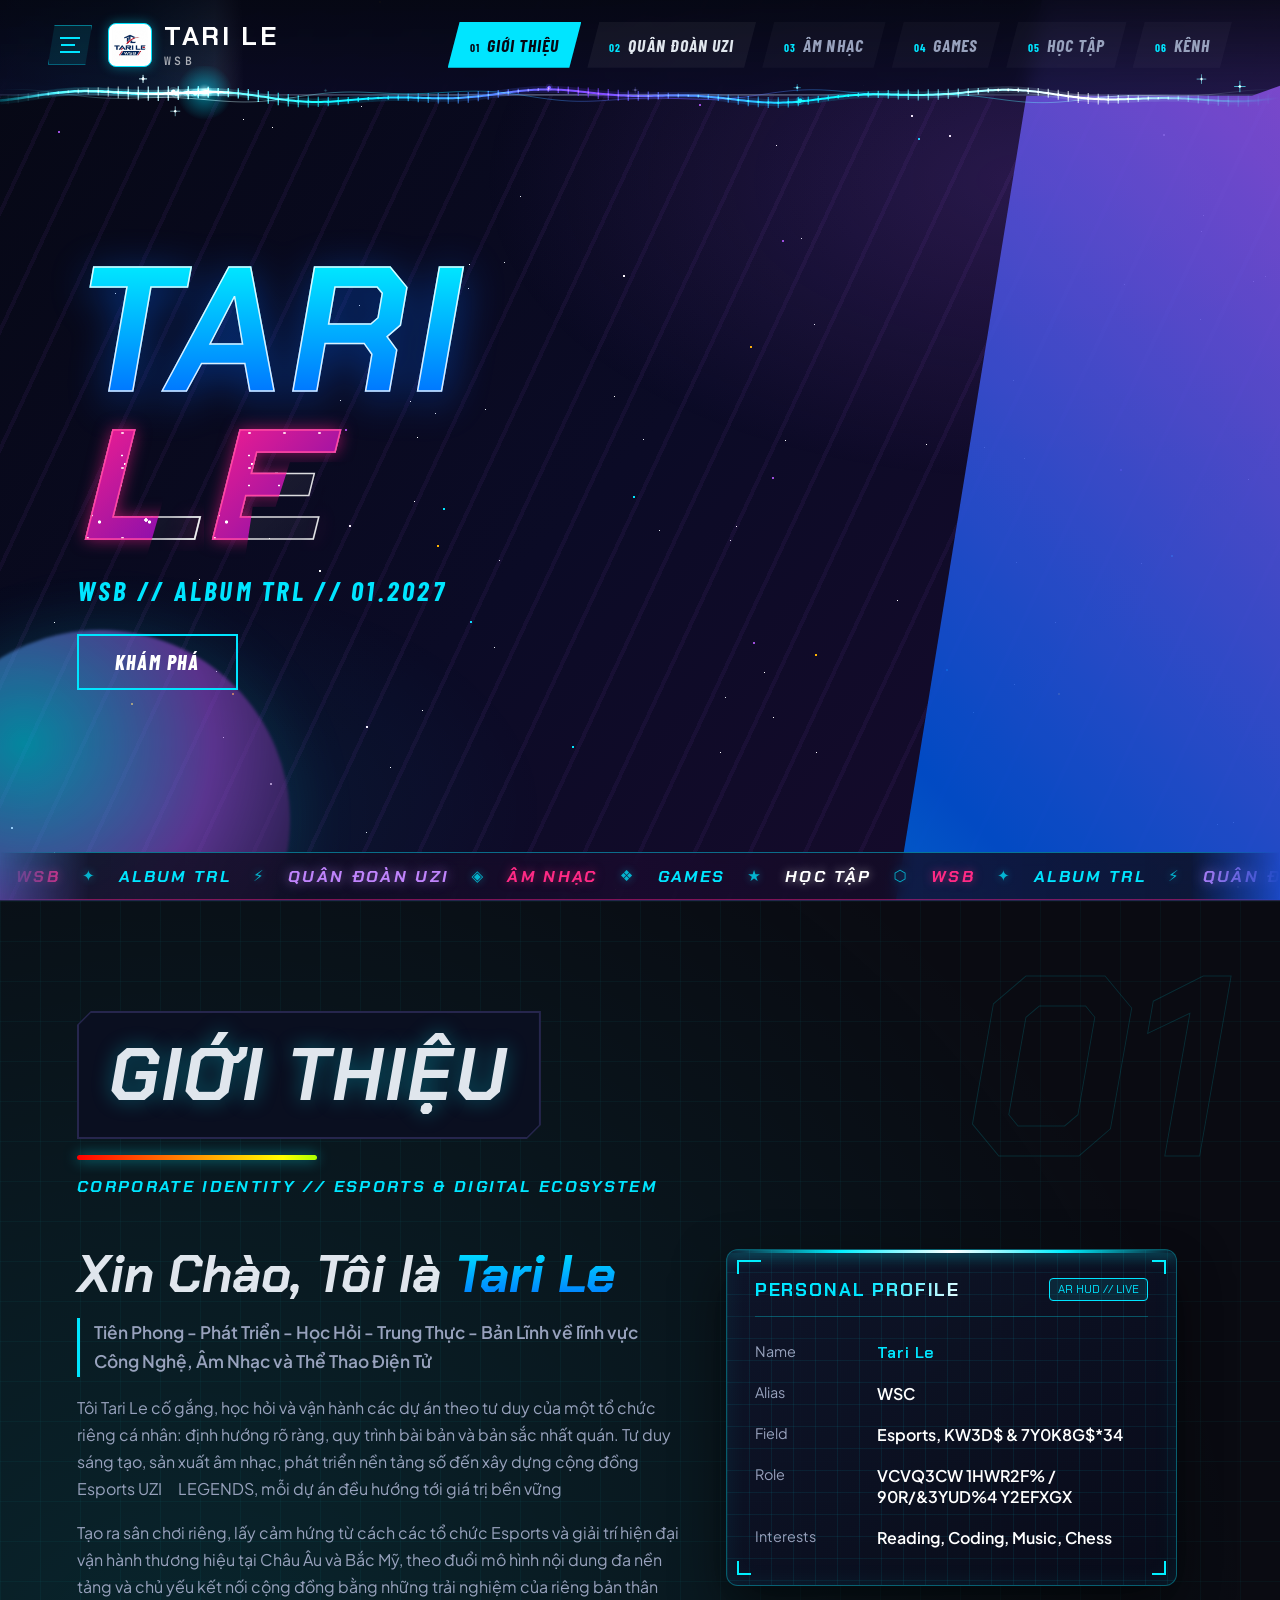
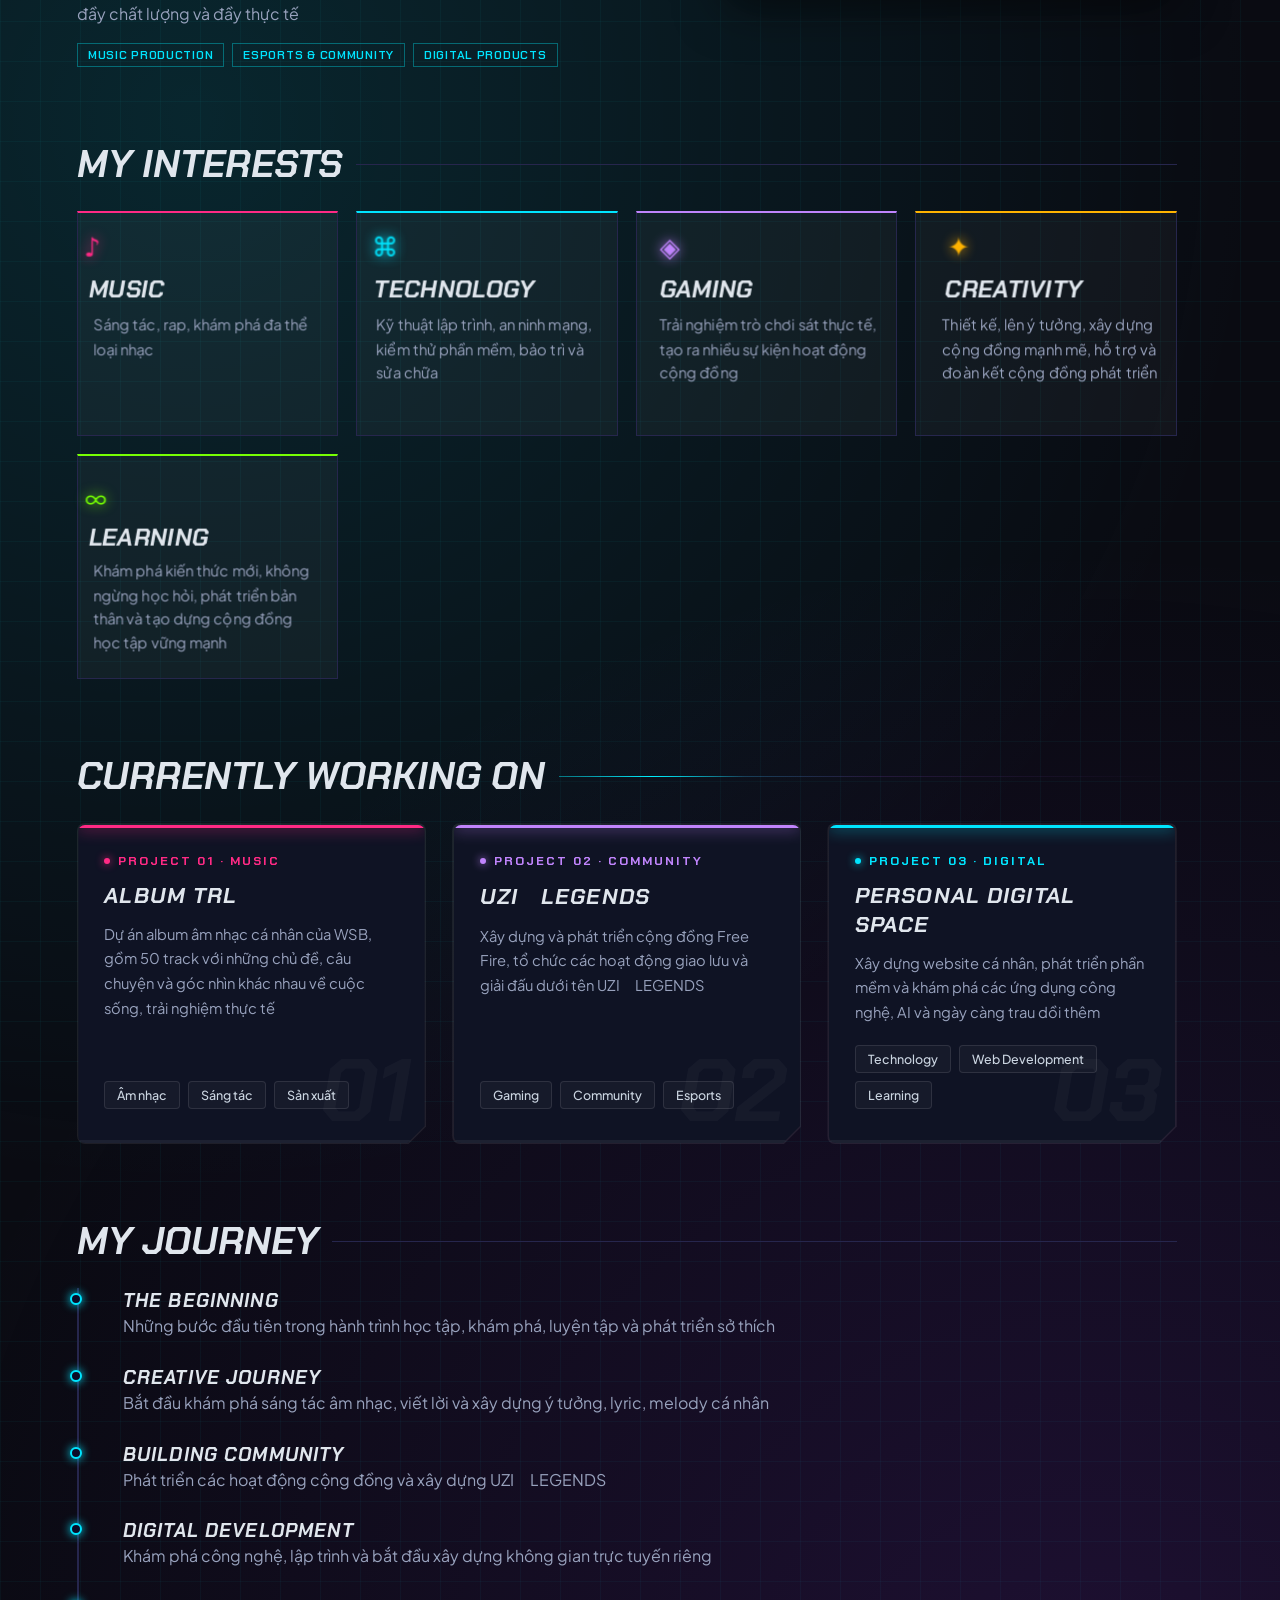
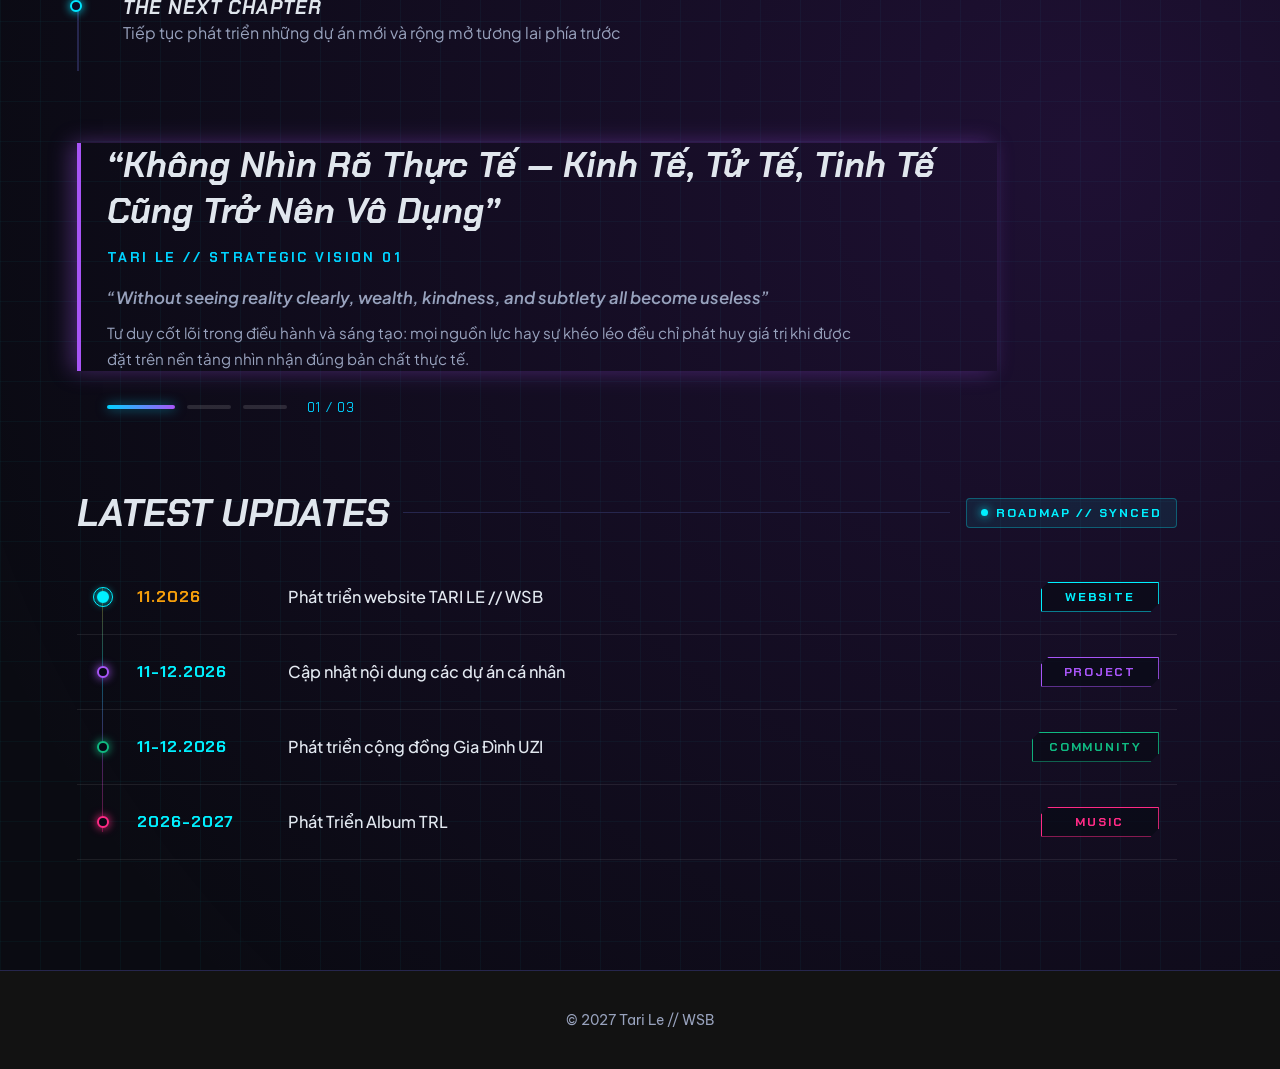
<file: index.html>
<!DOCTYPE html>
<html lang="vi">
<head>
<meta charset="utf-8">
<meta name="viewport" content="width=device-width, initial-scale=1, viewport-fit=cover">
<title>TARI LE // WSB</title>
<link rel="icon" type="image/jpeg" href="logo-tari%20le.jpg">
<link rel="apple-touch-icon" href="logo-tari%20le.jpg">
<link rel="preconnect" href="https://fonts.googleapis.com">
<link href="https://fonts.googleapis.com/css2?family=Barlow+Condensed:ital,wght@1,700;1,800&family=Be+Vietnam+Pro:wght@400;500&family=Chakra+Petch:ital,wght@0,600;0,700;1,700&family=Plus+Jakarta+Sans:wght@400;500;600;700&family=Orbitron:wght@800&family=JetBrains+Mono:wght@600&display=swap" rel="stylesheet">
<link rel="stylesheet" href="style.css">
</head>
<body id="top">
<script src="navbar.js"></script>

<div class="stars" id="st1" aria-hidden="true"></div>
<div class="stars s2" id="st2" aria-hidden="true"></div>


<main>
<section class="hero">
  <div class="stripes"></div><div class="slash"></div><div class="planet" aria-hidden="true"></div>
  <h1><span data-text="Tari">Tari</span><span><i data-text="L">L</i><i data-text="E">E</i></span></h1>
  <p class="tag">WSB // Album TRL // 01.2027</p>
  <a class="cta" href="#gioi-thieu">Khám phá</a>
  <div class="marquee" aria-hidden="true"><div>
    <span class="pk">WSB</span><span class="sep">✦</span><span>Album TRL</span><span class="sep">⚡︎</span><span class="pu">Quân Đoàn UZI</span><span class="sep">◈</span><span class="pk">Âm Nhạc</span><span class="sep">❖</span><span>Games</span><span class="sep">★</span><span class="si">Học Tập</span><span class="sep">⬡</span>
    <span class="pk">WSB</span><span class="sep">✦</span><span>Album TRL</span><span class="sep">⚡︎</span><span class="pu">Quân Đoàn UZI</span><span class="sep">◈</span><span class="pk">Âm Nhạc</span><span class="sep">❖</span><span>Games</span><span class="sep">★</span><span class="si">Học Tập</span><span class="sep">⬡</span>
    <span class="pk">WSB</span><span class="sep">✦</span><span>Album TRL</span><span class="sep">⚡︎</span><span class="pu">Quân Đoàn UZI</span><span class="sep">◈</span><span class="pk">Âm Nhạc</span><span class="sep">❖</span><span>Games</span><span class="sep">★</span><span class="si">Học Tập</span><span class="sep">⬡</span>
    <span class="pk">WSB</span><span class="sep">✦</span><span>Album TRL</span><span class="sep">⚡︎</span><span class="pu">Quân Đoàn UZI</span><span class="sep">◈</span><span class="pk">Âm Nhạc</span><span class="sep">❖</span><span>Games</span><span class="sep">★</span><span class="si">Học Tập</span><span class="sep">⬡</span>
  </div></div>
</section>

<section class="s rv about" id="gioi-thieu">
  <div class="n">01</div>
  <div class="title-frame" id="titleFrame"><div class="tf-in"><h2>Giới Thiệu</h2></div></div>
  <div class="rgb-bar" aria-hidden="true"></div>
  <p class="kick">Corporate Identity // Esports &amp; Digital Ecosystem</p>

  <div class="ab-top">
    <div>
      <h3 class="hi">Xin Chào, Tôi là <em>Tari Le</em></h3>
      <p class="lead"> Tiên Phong - Phát Triển - Học Hỏi - Trung Thực - Bản Lĩnh về lĩnh vực Công Nghệ, Âm Nhạc và Thể Thao Điện Tử</p>
      <p>Tôi Tari Le cố gắng, học hỏi và vận hành các dự án theo tư duy của một tổ chức riêng cá nhân: định hướng rõ ràng, quy trình bài bản và bản sắc nhất quán. Tư duy sáng tạo, sản xuất âm nhạc, phát triển nền tảng số đến xây dựng cộng đồng Esports UZI　LEGENDS, mỗi dự án đều hướng tới giá trị bền vững</p>
      <p>Tạo ra sân chơi riêng, lấy cảm hứng từ cách các tổ chức Esports và giải trí hiện đại vận hành thương hiệu tại Châu Âu và Bắc Mỹ, theo đuổi mô hình nội dung đa nền tảng và chủ yếu kết nối cộng đồng bằng những trải nghiệm của riêng bản thân đầy chất lượng và đầy thực tế </p>
      <div class="chips pill"><span>Music Production</span><span>Esports &amp; Community</span><span>Digital Products</span></div>
    </div>
    <div class="ar-wrap" id="arWrap">
      <aside class="ar-card" id="arCard">
        <div class="holo"></div><div class="scan"></div>
        <i class="hud tl"></i><i class="hud tr"></i><i class="hud bl"></i><i class="hud br"></i>
        <div class="ar-head"><h4 class="sc" data-text="Personal Profile">Personal Profile</h4><span>AR HUD // LIVE</span></div>
        <dl>
          <div class="pr"><dt>Name</dt><dd class="hl sc" data-text="Tari Le">Tari Le</dd></div>
          <div class="pr"><dt>Alias</dt><dd class="sc" data-text="WSB">WSB</dd></div>
          <div class="pr"><dt>Field</dt><dd class="sc" data-text="Esports, Music &amp; Technology">Esports, Music &amp; Technology</dd></div>
          <div class="pr"><dt>Role</dt><dd class="sc" data-text="Content Creator / Independent Creator">Content Creator / Independent Creator</dd></div>
          <div class="pr"><dt>Interests</dt><dd class="sc" data-text="Reading, Coding, Music, Chess">Reading, Coding, Music, Chess</dd></div>
        </dl>
      </aside>
    </div>
  </div>

  <h3 class="sub">My Interests</h3>
  <div class="grid ig">
    <article class="card i3d" style="--c:#FF2A85"><i class="ico">♪</i><h4>Music</h4><p>Sáng tác, rap, khám phá đa thể loại nhạc</p></article>
    <article class="card i3d" style="--c:#00E5FF"><i class="ico">⌘</i><h4>Technology</h4><p>Kỹ thuật lập trình, an ninh mạng, kiểm thử phần mềm, bảo trì và sửa chữa</p></article>
    <article class="card i3d" style="--c:#C084FC"><i class="ico">◈</i><h4>Gaming</h4><p>Trải nghiệm trò chơi sát thực tế, tạo ra nhiều sự kiện hoạt động cộng đồng</p></article>
    <article class="card i3d" style="--c:#FFB300"><i class="ico">✦</i><h4>Creativity</h4><p>Thiết kế, lên ý tưởng, xây dựng cộng đồng mạnh mẽ, hỗ trợ và đoàn kết cộng đồng phát triển</p></article>
    <article class="card i3d" style="--c:#76FF03"><i class="ico">∞</i><h4>Learning</h4><p>Khám phá kiến thức mới, không ngừng học hỏi, phát triển bản thân và tạo dựng cộng đồng học tập vững mạnh</p></article>
  </div>

  <h3 class="sub radar">Currently Working On</h3>
  <div class="pj-grid" id="pjGrid">
    <div class="pj" style="--a:#FF2A85;--as:rgba(255,42,133,.16)"><div class="pj-in"><i class="pj-top"></i><b class="pj-num" aria-hidden="true">01</b><div><div class="pj-meta"><i class="dot"></i><span class="dec">Project 01 · Music</span></div><h4>Album TRL</h4><p>Dự án album âm nhạc cá nhân của WSB, gồm 50 track với những chủ đề, câu chuyện và góc nhìn khác nhau về cuộc sống, trải nghiệm thực tế</p></div><div class="pj-tags"><span>Âm nhạc</span><span>Sáng tác</span><span>Sản xuất</span></div><i class="pj-bar"></i></div></div>
    <div class="pj" style="--a:#C084FC;--as:rgba(192,132,252,.16)"><div class="pj-in"><i class="pj-top"></i><b class="pj-num" aria-hidden="true">02</b><div><div class="pj-meta"><i class="dot"></i><span class="dec">Project 02 · Community</span></div><h4>UZI　LEGENDS</h4><p>Xây dựng và phát triển cộng đồng Free Fire, tổ chức các hoạt động giao lưu và giải đấu dưới tên UZI　LEGENDS</p></div><div class="pj-tags"><span>Gaming</span><span>Community</span><span>Esports</span></div><i class="pj-bar"></i></div></div>
    <div class="pj" style="--a:#00E5FF;--as:rgba(0,229,255,.16)"><div class="pj-in"><i class="pj-top"></i><b class="pj-num" aria-hidden="true">03</b><div><div class="pj-meta"><i class="dot"></i><span class="dec">Project 03 · Digital</span></div><h4>Personal Digital Space</h4><p>Xây dựng website cá nhân, phát triển phần mềm và khám phá các ứng dụng công nghệ, AI và ngày càng trau dồi thêm</p></div><div class="pj-tags"><span>Technology</span><span>Web Development</span><span>Learning</span></div><i class="pj-bar"></i></div></div>
  </div>

  <h3 class="sub">My Journey</h3>
  <ol class="tl">
    <li><b>The Beginning</b><span>Những bước đầu tiên trong hành trình học tập, khám phá, luyện tập và phát triển sở thích</span></li>
    <li><b>Creative Journey</b><span>Bắt đầu khám phá sáng tác âm nhạc, viết lời và xây dựng ý tưởng, lyric, melody cá nhân</span></li>
    <li><b>Building Community</b><span>Phát triển các hoạt động cộng đồng và xây dựng UZI　LEGENDS</span></li>
    <li><b>Digital Development</b><span>Khám phá công nghệ, lập trình và bắt đầu xây dựng không gian trực tuyến riêng</span></li>
    <li><b>The Next Chapter</b><span>Tiếp tục phát triển những dự án mới và rộng mở tương lai phía trước</span></li>
  </ol>

  <div class="phil" id="phil">
    <div class="phil-q" id="philQ">
      <blockquote class="pq-main" id="pqMain">“Không Nhìn Rõ Thực Tế — Kinh Tế, Tử Tế, Tinh Tế Cũng Trở Nên Vô Dụng”</blockquote>
      <div class="pq-tag" id="pqTag">Tari Le // Strategic Vision 01</div>
      <p class="pq-sub" id="pqSub">“Without seeing reality clearly, wealth, kindness, and subtlety all become useless”</p>
      <p class="pq-desc" id="pqDesc">Tư duy cốt lõi trong điều hành và sáng tạo: mọi nguồn lực hay sự khéo léo đều chỉ phát huy giá trị khi được đặt trên nền tảng nhìn nhận đúng bản chất thực tế.</p>
    </div>
    <div class="pq-ctl">
      <button class="pq-pill on" type="button" aria-label="Câu triết lý 1"></button>
      <button class="pq-pill" type="button" aria-label="Câu triết lý 2"></button>
      <button class="pq-pill" type="button" aria-label="Câu triết lý 3"></button>
      <span class="pq-cnt" id="pqCnt">01 / 03</span>
    </div>
  </div>

  <div class="up-head">
    <h3 class="sub">Latest Updates</h3>
    <div class="up-live"><span class="up-ld"></span><span>ROADMAP // SYNCED</span></div>
  </div>
  <ul class="up-list">
    <li class="up-row" style="--rc:#00f0ff;--rg:rgba(0,240,255,.12);--dc:#f59e0b">
      <span class="up-node"><i class="up-dot up-on"></i></span>
      <time class="up-date">11.2026</time>
      <span class="up-text">Phát triển website TARI LE // WSB</span>
      <b class="up-badge">WEBSITE</b>
    </li>
    <li class="up-row" style="--rc:#a855f7;--rg:rgba(168,85,247,.12);--dc:#00f0ff">
      <span class="up-node"><i class="up-dot"></i></span>
      <time class="up-date">11-12.2026</time>
      <span class="up-text">Cập nhật nội dung các dự án cá nhân</span>
      <b class="up-badge">PROJECT</b>
    </li>
    <li class="up-row" style="--rc:#10b981;--rg:rgba(16,185,129,.12);--dc:#00f0ff">
      <span class="up-node"><i class="up-dot"></i></span>
      <time class="up-date">11-12.2026</time>
      <span class="up-text">Phát triển cộng đồng Gia Đình UZI</span>
      <b class="up-badge">COMMUNITY</b>
    </li>
    <li class="up-row" style="--rc:#ff2a85;--rg:rgba(255,42,133,.12);--dc:#00f0ff">
      <span class="up-node"><i class="up-dot"></i></span>
      <time class="up-date">2026-2027</time>
      <span class="up-text">Phát Triển Album TRL</span>
      <b class="up-badge">MUSIC</b>
    </li>
  </ul>

</section>
<section class="s rv" id="am-nhac" hidden><div class="n">03</div><h2>Âm Nhạc</h2><p>Album TRL của Tari Le // WSB sẽ có mặt tại đây.</p></section>
<section class="s rv" id="games" hidden><div class="n">04</div><h2>Games</h2><p>Free Fire, Liên Quân, FC Mobile, Minecraft: giải đấu và server.</p></section>
<section class="s rv" id="hoc-tap" hidden><div class="n">05</div><h2>Học Tập</h2><p>Chia sẻ tài liệu, Discord học nhóm và lộ trình học.</p></section>
<section class="s rv" id="kenh" hidden><div class="n">06</div><h2>Kênh</h2><p>Mọi liên kết: YouTube, TikTok, Facebook, Instagram, Gmail.</p></section>
</main>
<footer>© 2027 Tari Le // WSB</footer>

<script src="script.js"></script>
</body>
</html>
</file>
<file: style.css>
:root{
  color-scheme:dark;
  --bg:#060814; --bg2:#0B0B26; --bg3:#1A0B2E;
  --cyan:#00E5FF; --blue:#0052D4; --purple:#9D4EDD; --neon:#BF5AF2; --gold:#FFB300;
  --text:#E0E6ED; --muted:#98a2bd; --line:#26264d;
  --disp:'Barlow Condensed','Be Vietnam Pro',Impact,sans-serif; --body:'Be Vietnam Pro',system-ui,sans-serif;
  box-sizing:border-box;
}
*,*::before,*::after{box-sizing:inherit}
html{scroll-behavior:smooth;scroll-padding-top:90px}
body{margin:0;background:linear-gradient(135deg,var(--bg) 0%,var(--bg2) 50%,var(--bg3) 100%);background-attachment:fixed;color:var(--text);font-family:var(--body);overflow-x:hidden}
a{color:inherit;text-decoration:none}
main,footer{position:relative;z-index:1}

/* ---------- STARS (nền vũ trụ, trôi rất chậm) ---------- */
.stars{position:fixed;inset:0;z-index:0;pointer-events:none;overflow:hidden}
.stars::before{content:"";position:absolute;left:0;top:0;width:1px;height:1px;background:transparent;box-shadow:var(--s);animation:drift 100s linear infinite,twinkle 5s ease-in-out infinite}
.stars.s2::before{width:2px;height:2px;animation:drift 170s linear infinite,twinkle 7s 1.5s ease-in-out infinite}
@keyframes drift{to{transform:translate(calc(var(--t) * -1),calc(var(--t) * -1))}}
@keyframes twinkle{0%,100%{opacity:.35}50%{opacity:1}}

/* ---------- HEADER ---------- */
#hd{position:fixed;inset:0 0 auto 0;z-index:50;display:flex;align-items:center;justify-content:space-between;
  padding:calc(env(safe-area-inset-top,0px) + 16px) clamp(16px,4vw,48px) 22px;
  background:linear-gradient(180deg,#060814f2,#0B0B26cc);backdrop-filter:blur(10px);
  clip-path:polygon(0 0,100% 0,100% calc(100% - 10px),calc(100% - 28px) 100%,0 100%);
  animation:hdIn .8s cubic-bezier(.2,.9,.3,1) both}
#hd::after{content:"";position:absolute;left:0;bottom:0;height:2px;width:100%;
  background:linear-gradient(90deg,var(--purple),var(--cyan),var(--purple));background-size:200% 100%;animation:flow 10s linear infinite}
@keyframes hdIn{from{transform:translateY(-100%)}}
@keyframes flow{to{background-position:200% 0}}

/* Logo: TARI LE + WSB màu trắng; cứ vài giây glitch rồi đổi thành WASABI xanh lá, sau đó glitch về lại */
.logo{display:inline-flex;flex-direction:row;align-items:center;gap:12px;line-height:1.1;padding:6px 0;cursor:pointer;user-select:none;animation:slideR .9s .2s cubic-bezier(.2,.9,.3,1) both}
@keyframes slideR{from{opacity:0;transform:translateX(-40px)}}
.logo b,.logo small{position:relative;isolation:isolate;transform-origin:left center;transition:color .35s,text-shadow .35s}
.logo b{font-family:'Chakra Petch','Be Vietnam Pro',system-ui,sans-serif;font-weight:700;font-size:clamp(1.4rem,2.8vw,1.65rem);letter-spacing:.1em;color:#FFFFFF;text-transform:uppercase}
.logo small{margin-top:4px;font-family:'JetBrains Mono',ui-monospace,monospace;font-weight:600;font-size:.72rem;letter-spacing:.3em;color:rgba(255,255,255,.65)}
.logo-img{flex:none;width:44px;height:44px;object-fit:cover;background:#fff;padding:3px;border-radius:8px;border:1.5px solid var(--cyan);box-shadow:0 0 12px rgba(0,229,255,.4);transition:border-color .35s,box-shadow .35s}
.lt{display:flex;flex-direction:column;align-items:flex-start;line-height:1.1}
.logo.is-wasabi .logo-img{border-color:#76FF03;box-shadow:0 0 12px rgba(118,255,3,.5)}
@media (max-width:420px){.logo{gap:9px}.logo-img{width:38px;height:38px}}
.logo.is-wasabi b{color:var(--cyan);text-shadow:0 0 12px rgba(0,229,255,.6)}
.logo.is-wasabi small{color:#76FF03;text-shadow:0 0 12px rgba(118,255,3,.7)}
.logo:focus-visible{outline:2px solid var(--gold);outline-offset:4px}

/* Glitch: rung nghiêng + hai lớp bóng nhiễu hồng và cyan */
.glitch-active{animation:glitch-skew .38s cubic-bezier(.25,.46,.45,.94) both}
.glitch-active::before,.glitch-active::after{content:attr(data-text);position:absolute;left:0;top:0;width:100%;height:100%;opacity:.85;text-transform:inherit;pointer-events:none}
.glitch-active::before{color:#FF007F;z-index:-1;animation:glitch-1 .38s infinite linear alternate-reverse}
.glitch-active::after{color:#00E5FF;z-index:-2;animation:glitch-2 .38s infinite linear alternate-reverse}
@keyframes glitch-skew{0%{transform:skew(0)}20%{transform:skew(-12deg)}40%{transform:skew(12deg)}60%{transform:skew(-6deg)}80%{transform:skew(6deg)}100%{transform:skew(0)}}
@keyframes glitch-1{0%{transform:translate(-2px,1px)}50%{transform:translate(2px,-1px)}100%{transform:translate(-1px,2px)}}
@keyframes glitch-2{0%{transform:translate(2px,-1px)}50%{transform:translate(-2px,1px)}100%{transform:translate(1px,-2px)}}

nav{display:flex;gap:6px}
nav a{position:relative;display:flex;align-items:baseline;gap:7px;padding:12px 22px;overflow:hidden;
  font-family:var(--disp);font-style:italic;font-weight:700;font-size:1.1rem;letter-spacing:.06em;text-transform:uppercase;color:var(--text);
  clip-path:polygon(12px 0,100% 0,calc(100% - 12px) 100%,0 100%);background:#ffffff0d;
  opacity:0;animation:drop .7s cubic-bezier(.2,.9,.3,1) forwards;animation-delay:calc(.45s + var(--i)*.09s);transition:color .3s,transform .3s}
@keyframes drop{from{opacity:0;transform:translateY(-28px) skewX(-8deg)}to{opacity:1;transform:none}}
nav a::before{content:"";position:absolute;inset:0;background:var(--cyan);transform:translateX(-101%) skewX(-20deg);transition:transform .4s cubic-bezier(.2,.9,.3,1);z-index:-1}
nav a i{font-style:normal;font-size:.7rem;color:var(--cyan);transition:color .3s}
nav a span{position:relative}
nav a:hover,nav a:focus-visible{color:#060814;transform:translateY(-3px)}
nav a:hover::before,nav a:focus-visible::before,nav a.on::before{transform:translateX(0) skewX(0)}
nav a:hover i,nav a.on i{color:#060814}
nav a.on{color:#060814}
nav a:focus-visible{outline:2px solid var(--gold);outline-offset:-3px}
nav a:active{transform:scale(.95)}

.burger{display:none;width:46px;height:40px;border:0;background:#ffffff14;cursor:pointer;position:relative;clip-path:polygon(8px 0,100% 0,calc(100% - 8px) 100%,0 100%)}
.burger span{position:absolute;left:12px;right:12px;height:3px;background:var(--cyan);transition:transform .35s,opacity .2s,top .35s}
.burger span:nth-child(1){top:12px}.burger span:nth-child(2){top:19px}.burger span:nth-child(3){top:26px}
.burger.x span:nth-child(1){top:19px;transform:rotate(45deg)}.burger.x span:nth-child(2){opacity:0}.burger.x span:nth-child(3){top:19px;transform:rotate(-45deg)}

@media (max-width:980px){
  .burger{display:block}
  nav{position:fixed;inset:0 0 0 auto;width:min(340px,86vw);flex-direction:column;gap:10px;padding:calc(env(safe-area-inset-top,0px) + 90px) 24px 24px;
    background:var(--bg2);transform:translateX(105%);transition:transform .5s cubic-bezier(.2,.9,.3,1);z-index:-1;border-left:2px solid var(--purple)}
  nav.open{transform:none}
  nav a{font-size:1.5rem;opacity:1;animation:none;transform:translateX(40px);transition:transform .5s calc(.1s + var(--i)*.07s),color .3s}
  nav.open a{transform:none}
}

nav a.off{color:var(--muted);cursor:not-allowed;background:#ffffff08}
nav a.off:hover,nav a.off:focus-visible{color:var(--muted);transform:none}
nav a.off:hover::before{transform:translateX(-101%) skewX(-20deg)}
nav a.off:hover i{color:var(--cyan)}
nav a.off:active{transform:none}

/* ---------- HERO ---------- */
.hero{position:relative;min-height:100svh;display:flex;flex-direction:column;justify-content:center;padding:130px clamp(16px,6vw,80px) 90px;overflow:hidden;
  background:radial-gradient(900px 500px at 80% 20%,#9D4EDD33,transparent 60%),radial-gradient(700px 400px at 10% 90%,#00E5FF14,transparent 60%)}
.stripes{position:absolute;inset:-20%;background:repeating-linear-gradient(115deg,transparent 0 46px,#9D4EDD12 46px 50px);animation:slide 40s linear infinite}
@keyframes slide{to{transform:translateX(100px)}}

/* Mảng xiên bên phải: gradient tím - xanh - cyan, phát sáng, chuyển màu chậm */
.slash{position:absolute;right:-8%;top:0;bottom:0;width:38%;
  background:linear-gradient(225deg,var(--purple) 0%,var(--blue) 50%,var(--cyan) 100%);background-size:100% 220%;
  clip-path:polygon(30% 0,100% 0,100% 100%,0 100%);opacity:.9;
  filter:drop-shadow(-10px 0 40px rgba(157,78,221,.45));
  animation:slashIn 1.2s .3s cubic-bezier(.2,.9,.3,1) both,shift 14s 1.5s ease-in-out infinite alternate}
@keyframes slashIn{from{transform:translateX(100%)}}
@keyframes shift{from{background-position:0 0}to{background-position:0 100%}}

/* Hành tinh tối giản, nổi lơ lửng rất chậm */
.planet{position:absolute;left:-90px;bottom:-110px;width:clamp(220px,32vw,380px);aspect-ratio:1;border-radius:50%;
  background:radial-gradient(circle at 30% 30%,var(--cyan) 0%,var(--purple) 50%,#0A0E1A 100%);
  opacity:.55;filter:blur(1.5px);box-shadow:0 0 70px rgba(0,229,255,.25);
  animation:float 18s ease-in-out infinite}
@keyframes float{0%,100%{transform:translate(0,0)}50%{transform:translate(22px,-26px)}}

.hero h1{position:relative;margin:0;font-family:'Chakra Petch','Be Vietnam Pro',system-ui,sans-serif;font-style:italic;font-weight:700;font-size:clamp(4rem,16vw,11rem);line-height:.92;text-transform:uppercase;letter-spacing:.03em}
.hero h1 span{display:block;opacity:0;transform:translateX(-80px) skewX(-10deg);animation:in .9s cubic-bezier(.2,.9,.3,1) forwards}
.hero h1 span:nth-child(1){position:relative;background:linear-gradient(180deg,#00F5FF 0%,#0066FF 100%);-webkit-background-clip:text;background-clip:text;-webkit-text-fill-color:transparent;color:transparent;-webkit-text-stroke:1.5px rgba(255,255,255,.85);filter:drop-shadow(0 8px 20px rgba(0,102,255,.45))}
.hero h1 span:nth-child(2){font-family:'Orbitron','Chakra Petch',system-ui,sans-serif;font-weight:800;font-size:.86em;letter-spacing:.06em;
  /* Viền trắng bạc mảnh, rỗng ruột hoàn toàn, không bóng, không glow */
  color:transparent;-webkit-text-stroke:1.5px rgba(255,255,255,.85);filter:none;text-shadow:none;
  animation:in .9s .2s cubic-bezier(.2,.9,.3,1) forwards}
/* LE: vùng hồng tím có hạt sao li ti trên nền kính trong, chia theo từng nét chữ */
.hero h1 span:nth-child(2) i{position:relative;display:inline-block;font-style:italic;
  background:linear-gradient(135deg,rgba(255,255,255,.12) 0%,rgba(255,255,255,.02) 100%);-webkit-background-clip:text;background-clip:text;-webkit-text-fill-color:transparent;-webkit-text-stroke:1.5px rgba(255,255,255,.85)}
.hero h1 span:nth-child(2) i::before{content:attr(data-text);position:absolute;left:0;top:0;width:100%;height:100%;
  /* Hạt sao li ti + nền hồng tím tinh vân */
  background-image:radial-gradient(circle at 20% 30%,#fff 1px,transparent 1.5px),radial-gradient(circle at 45% 20%,#fff 1.2px,transparent 2px),radial-gradient(circle at 30% 60%,#FFD6E8 1px,transparent 1.5px),radial-gradient(circle at 15% 80%,#fff 1.5px,transparent 2px),radial-gradient(circle at 50% 45%,#fff .8px,transparent 1.2px),linear-gradient(135deg,#FF1E8E 0%,#B5179E 50%,#7209B7 100%);
  background-size:40px 40px,50px 50px,35px 35px,60px 60px,30px 30px,100% 100%;
  -webkit-background-clip:text;background-clip:text;-webkit-text-fill-color:transparent;-webkit-text-stroke:1.5px #FF47A3;
  filter:drop-shadow(0 0 8px rgba(255,30,142,.55));animation:cosmicDust 6s linear infinite}
/* Chữ L: thân đứng tím hồng từ đỉnh xuống đáy, đuôi ngang bên phải là glass */
.hero h1 span:nth-child(2) i:nth-child(1)::before{clip-path:polygon(-20% -10%,91% -10%,53% 110%,-20% 110%)}
/* Chữ E: nét 1 (trên) full tím hồng; nét 2 (giữa) nửa trái tím hồng; thân dọc bên trái tím hồng xuống tới đáy; nét 3 (dưới) glass */
.hero h1 span:nth-child(2) i:nth-child(2){padding-right:18px}
.hero h1 span:nth-child(2) i:nth-child(2)::before{clip-path:polygon(-20% -10%,120% -10%,120% 36%,60% 36%,50% 68%,34% 68%,28% 110%,-20% 110%)}
/* Bụi sao trôi trong vùng hồng tím của LE (mỗi lớp dịch đúng bằng kích thước ô nên lặp liền mạch) */
@keyframes cosmicDust{
  0%{background-position:0 0,0 0,0 0,0 0,0 0,0 0}
  100%{background-position:40px -40px,-50px -50px,35px -35px,-60px -60px,30px -30px,0 0}
}
/* Vệt sáng chạy dọc viền chữ TARI và LE */
.hero h1 span:nth-child(1)::after,.hero h1 span:nth-child(2) i::after{content:attr(data-text);position:absolute;left:0;top:0;width:100%;height:100%;
  color:transparent;-webkit-text-fill-color:transparent;-webkit-text-stroke:2px #fff;pointer-events:none;
  -webkit-mask-image:linear-gradient(110deg,transparent 35%,#000 50%,transparent 65%);mask-image:linear-gradient(110deg,transparent 35%,#000 50%,transparent 65%);
  -webkit-mask-size:250% 100%;mask-size:250% 100%;animation:borderSweep 3.5s linear infinite}
.hero h1 span:nth-child(1)::after{filter:drop-shadow(0 0 8px #00F5FF)}
.hero h1 span:nth-child(2) i::after{filter:drop-shadow(0 0 8px #FF1E8E)}
.hero h1 span:nth-child(2) i:nth-child(2)::after{animation-delay:.25s}
@keyframes borderSweep{
  0%{-webkit-mask-position:150% 0;mask-position:150% 0}
  100%{-webkit-mask-position:-50% 0;mask-position:-50% 0}
}
@keyframes in{to{opacity:1;transform:none}}
.tag{position:relative;margin:22px 0 28px;font-family:var(--disp);font-style:italic;font-weight:700;font-size:clamp(1.1rem,3vw,1.7rem);letter-spacing:.12em;text-transform:uppercase;color:var(--cyan);opacity:0;animation:in .8s .7s forwards}

/* Nút Khám phá: nền trong suốt, viền cyan; rê chuột mới đầy màu */
.cta{position:relative;align-self:flex-start;padding:14px 36px;font-family:var(--disp);font-style:italic;font-weight:800;font-size:1.25rem;letter-spacing:.08em;text-transform:uppercase;
  color:#fff;background:transparent;border:2px solid var(--cyan);opacity:0;animation:in .8s .95s forwards;transition:transform .25s,background .25s,color .25s,box-shadow .25s}
.cta:hover,.cta:focus-visible{transform:translateX(8px);background:var(--cyan);color:#060814;box-shadow:0 0 28px rgba(0,229,255,.5)}
.cta:focus-visible{outline:2px solid var(--gold);outline-offset:3px}

/* Thanh chữ chạy: kính mờ, viền cyan trên - hồng dưới, chữ xen kẽ đặc / rỗng / hồng, có ký hiệu phân cách */
.marquee{position:absolute;left:0;right:0;bottom:0;overflow:hidden;padding:12px 0;
  background:linear-gradient(90deg,rgba(10,14,26,.85) 0%,rgba(26,11,46,.75) 50%,rgba(10,14,26,.85) 100%);
  -webkit-backdrop-filter:blur(8px);backdrop-filter:blur(8px);
  border-top:1px solid rgba(0,229,255,.45);border-bottom:1px solid rgba(255,30,142,.45);box-shadow:0 -5px 20px rgba(0,229,255,.1);
  -webkit-mask-image:linear-gradient(90deg,transparent,#000 7%,#000 93%,transparent);mask-image:linear-gradient(90deg,transparent,#000 7%,#000 93%,transparent)}
.marquee div{display:flex;align-items:center;width:max-content;animation:mq 40s linear infinite;transition:filter .3s}
.marquee span{padding:0 16px;font-family:'Chakra Petch','Be Vietnam Pro',system-ui,sans-serif;font-style:italic;font-weight:700;font-size:1.05rem;letter-spacing:.14em;text-transform:uppercase;white-space:nowrap;color:var(--cyan)}
.marquee .pu{color:#C084FC;text-shadow:0 0 12px rgba(192,132,252,.7)}
.marquee .si{color:#fff;text-shadow:0 0 10px rgba(255,255,255,.5)}
.marquee .pk{color:#FF2A85;text-shadow:0 0 10px rgba(255,42,133,.5)}
.marquee .sep{padding:0 6px;font-style:normal;font-size:.95rem;color:rgba(0,229,255,.75);text-shadow:0 0 8px rgba(0,229,255,.4)}
.marquee:hover div{animation-play-state:paused;filter:brightness(1.35)}
@keyframes mq{to{transform:translateX(-50%)}}

/* ---------- SECTIONS ---------- */
section.s{position:relative;padding:110px clamp(16px,6vw,80px);border-top:1px solid var(--line)}
section.s:nth-of-type(even){background:rgba(26,11,46,.45)}
.s .n{position:absolute;right:4vw;top:40px;font-family:var(--disp);font-style:italic;font-weight:800;font-size:clamp(6rem,22vw,16rem);line-height:1;color:transparent;-webkit-text-stroke:2px var(--line)}
.s h2{position:relative;margin:0;font-family:var(--disp);font-style:italic;font-weight:800;font-size:clamp(2.4rem,7vw,4.6rem);text-transform:uppercase}
.s h2::after{content:"";display:block;height:5px;width:0;margin-top:10px;background:linear-gradient(90deg,var(--purple),var(--cyan),var(--gold));transition:width 1s .3s}
.s p{position:relative;max-width:560px;color:var(--muted);line-height:1.7}
.rv{opacity:0;transform:translateY(50px) skewY(2deg);transition:opacity .8s,transform .8s}
.rv.in{opacity:1;transform:none}.rv.in h2::after{width:140px}
footer{padding:40px;text-align:center;color:var(--muted);font-size:.85rem;border-top:1px solid var(--line)}

/* Máy bật "giảm chuyển động": bỏ hiệu ứng vào trang, vẫn giữ các hiệu ứng nền chạy chậm */
@media (prefers-reduced-motion:reduce){
  #hd,.logo,nav a,.tag,.cta{animation:none;opacity:1}
  .hero h1 span{animation:none;opacity:1;transform:none}
  .slash{animation:shift 14s ease-in-out infinite alternate}
  .rv{opacity:1;transform:none;transition:none}
  .glitch-active{animation:none}
  .glitch-active::before,.glitch-active::after{display:none}
}

/* ---------- TRANG GIỚI THIỆU ---------- */
.about>*{position:relative}
.about p{max-width:62ch}
.about .kick{margin:10px 0 0;font-family:var(--disp);font-style:italic;font-weight:700;font-size:1.05rem;letter-spacing:.14em;text-transform:uppercase;color:var(--cyan)}
.ab-top{display:grid;grid-template-columns:1.35fr 1fr;gap:40px;margin-top:48px;max-width:1100px}
.hi{margin:0 0 18px;font-family:var(--disp);font-style:italic;font-weight:800;font-size:clamp(2rem,5vw,3.2rem);line-height:1}
.hi em{font-style:italic;background:linear-gradient(180deg,#00F5FF,#0066FF);-webkit-background-clip:text;background-clip:text;-webkit-text-fill-color:transparent}
.card{background:rgba(255,255,255,.04);border:1px solid var(--line);border-top:2px solid var(--c,var(--cyan));padding:22px;transition:transform .3s,box-shadow .3s}
.card:hover{transform:translateY(-4px);box-shadow:0 10px 30px rgba(0,229,255,.12)}
.card h4{margin:0 0 8px;font-family:var(--disp);font-style:italic;font-weight:800;font-size:1.5rem;text-transform:uppercase}
.card p{margin:0;font-size:.92rem;line-height:1.6}
.card small{display:block;margin-bottom:6px;font-family:var(--disp);font-weight:700;font-size:.8rem;letter-spacing:.14em;text-transform:uppercase;color:var(--c)}
.ico{display:block;margin-bottom:8px;font-style:normal;font-size:1.6rem;color:var(--c);text-shadow:0 0 12px var(--c)}
.sub{display:flex;align-items:center;gap:14px;max-width:1100px;margin:72px 0 22px;font-family:var(--disp);font-style:italic;font-weight:800;font-size:clamp(1.6rem,4vw,2.4rem);text-transform:uppercase}
.sub::after{content:"";flex:1;height:1px;background:var(--line)}
.grid{display:grid;grid-template-columns:repeat(auto-fit,minmax(220px,1fr));gap:18px;max-width:1100px}
.chips{display:flex;flex-wrap:wrap;gap:8px;margin-top:14px}
.chips span{padding:3px 10px;border:1px solid var(--line);font-size:.75rem;color:var(--muted)}
.tl{max-width:760px;margin:0;padding:0 0 0 22px;list-style:none;border-left:2px solid var(--line)}
.tl li{position:relative;padding:0 0 26px 22px}
.tl li::before{content:"";position:absolute;left:-31px;top:5px;width:12px;height:12px;border-radius:50%;background:var(--bg2);border:2px solid var(--cyan);box-shadow:0 0 10px var(--cyan)}
.tl b{display:block;font-family:var(--disp);font-style:italic;font-size:1.2rem;letter-spacing:.06em;text-transform:uppercase}
.tl span{color:var(--muted);line-height:1.6}
@media (max-width:860px){.ab-top{grid-template-columns:1fr}}

/* ---------- GIỚI THIỆU: Esports HUD ---------- */
.about{--disp:'Chakra Petch','Be Vietnam Pro',system-ui,sans-serif;--body:'Plus Jakarta Sans','Be Vietnam Pro',system-ui,sans-serif;font-family:var(--body)}
section.s.about{background-color:rgba(7,9,19,.72);background-image:radial-gradient(circle at 15% 25%,rgba(0,240,255,.12),transparent 40%),radial-gradient(circle at 85% 75%,rgba(138,43,226,.16),transparent 45%),linear-gradient(rgba(0,240,255,.04) 1px,transparent 1px),linear-gradient(90deg,rgba(0,240,255,.04) 1px,transparent 1px);background-size:100% 100%,100% 100%,40px 40px,40px 40px}
.about .n{-webkit-text-stroke:1px rgba(0,240,255,.14)}
.about h2::after{display:none}
.about h2{font-weight:700;letter-spacing:.03em;text-shadow:0 0 20px rgba(0,240,255,.35)}
.title-frame{position:relative;display:inline-block;padding:2px;clip-path:polygon(14px 0,100% 0,100% calc(100% - 14px),calc(100% - 14px) 100%,0 100%,0 14px);background:var(--line)}
.title-frame::before{content:"";position:absolute;inset:0;background:linear-gradient(90deg,#00f0ff,#8a2be2,#00f0ff);background-size:200% 100%;opacity:0;transition:opacity .7s}
.title-frame.in-view::before{opacity:1;animation:borderFlow 3s linear infinite}
.tf-in{position:relative;padding:14px 30px;background:#0a0f20;clip-path:polygon(12px 0,100% 0,100% calc(100% - 12px),calc(100% - 12px) 100%,0 100%,0 12px)}
@keyframes borderFlow{to{background-position:200% 50%}}
.rgb-bar{width:240px;height:5px;margin:16px 0 12px;border-radius:99px;background:linear-gradient(90deg,#ff0000,#ff7f00,#ffff00,#00ff00,#00ffff,#0000ff,#8b00ff,#ff0000);background-size:300% 100%;box-shadow:0 0 14px rgba(0,240,255,.6);animation:rgbRun 3.5s linear infinite}
@keyframes rgbRun{to{background-position:300% 50%}}
.lead{font-size:1.08rem;font-weight:600;color:#e2e8f0;line-height:1.6;border-left:3px solid var(--cyan);padding-left:14px}
.about .pill span{border-color:rgba(0,240,255,.35);color:var(--cyan);font-family:var(--disp);font-weight:600;letter-spacing:.06em;text-transform:uppercase}
.ar-wrap{perspective:1000px}
.ar-card{position:relative;padding:28px 28px 32px;overflow:hidden;border:1px solid rgba(0,240,255,.35);border-radius:12px;background:linear-gradient(145deg,rgba(16,22,44,.88),rgba(9,12,26,.94));
  box-shadow:0 20px 50px rgba(0,0,0,.6),inset 0 0 24px rgba(0,240,255,.08);transform-style:preserve-3d;transition:transform .15s ease-out,box-shadow .3s}
.ar-card:hover{box-shadow:0 25px 60px rgba(0,240,255,.18),inset 0 0 30px rgba(0,240,255,.15)}
.holo{position:absolute;inset:0;pointer-events:none;background-image:linear-gradient(rgba(0,240,255,.07) 1px,transparent 1px),linear-gradient(90deg,rgba(0,240,255,.07) 1px,transparent 1px);background-size:22px 22px;animation:holo 12s linear infinite}
@keyframes holo{to{background-position:44px 44px}}
.scan{position:absolute;left:0;right:0;top:0;height:3px;pointer-events:none;background:linear-gradient(90deg,transparent,#00f0ff,#fff,#00f0ff,transparent);box-shadow:0 0 15px #00f0ff;animation:scan 4s ease-in-out infinite}
@keyframes scan{0%,100%{top:0;opacity:0}15%,85%{opacity:.85}100%{top:100%}}
.hud{position:absolute;width:14px;height:14px;border:0 solid #00f0ff;pointer-events:none}
.hud.tl{top:10px;left:10px;border-width:2px 0 0 2px}.hud.tr{top:10px;right:10px;border-width:2px 2px 0 0}
.hud.bl{bottom:10px;left:10px;border-width:0 0 2px 2px}.hud.br{bottom:10px;right:10px;border-width:0 2px 2px 0}
.ar-head{position:relative;display:flex;justify-content:space-between;align-items:center;gap:12px;margin-bottom:20px;padding-bottom:14px;border-bottom:1px solid rgba(0,240,255,.25)}
.ar-head h4{margin:0;font-family:var(--disp);font-size:1.15rem;letter-spacing:.1em;text-transform:uppercase;color:var(--cyan);background:linear-gradient(110deg,#00E5FF 25%,#fff 48%,#00E5FF 70%);background-size:220% auto;-webkit-background-clip:text;background-clip:text;-webkit-text-fill-color:transparent;animation:arShimmer 3.2s linear infinite}
@keyframes arShimmer{0%{background-position:200% center}100%{background-position:-200% center}}
.ar-head>span{padding:3px 8px;border:1px solid var(--cyan);border-radius:4px;background:rgba(0,240,255,.1);font-family:var(--disp);font-size:.72rem;color:var(--cyan);animation:pulse 2s infinite}
@keyframes pulse{50%{opacity:.45}}
.ar-card dl{position:relative;display:flex;flex-direction:column;gap:10px;margin:0}
.ar-card .pr{display:grid;grid-template-columns:110px 1fr;gap:12px;margin:0 -8px;padding:5px 8px;border-radius:6px;cursor:default;transition:background .25s ease}
.ar-card .pr:hover{background:rgba(0,240,255,.07)}
.ar-card dt{color:var(--muted);font-size:.9rem;transition:color .25s ease}
.ar-card .pr:hover dt{color:var(--cyan)}
.ar-card dd{position:relative;margin:0;font-weight:600;color:#fff;transition:transform .25s ease,color .25s ease,text-shadow .25s ease}
.ar-card dd.hl{font-family:var(--disp);letter-spacing:.06em;color:var(--cyan)}
.ar-card .pr:hover dd{transform:translateX(6px);color:var(--cyan);text-shadow:0 0 12px rgba(0,229,255,.5)}
.sc.scr{overflow:hidden}
.sc .sr{position:absolute;width:1px;height:1px;overflow:hidden;clip:rect(0 0 0 0);white-space:nowrap}
@media (max-width:520px){.ar-card .pr{grid-template-columns:1fr;gap:2px}}
@media (prefers-reduced-motion:reduce){.ar-head h4{animation:none;-webkit-text-fill-color:currentColor;background:none}.ar-card dd,.ar-card .pr{transition:none}}

/* ---------- MY INTERESTS: thẻ 3D ---------- */
.ig{perspective:1200px}
.card.i3d{position:relative;min-height:225px;cursor:pointer;transform-style:preserve-3d;transition:transform .15s ease-out,box-shadow .3s,border-color .3s}
.card.i3d:hover{transform:none;border-color:var(--c);box-shadow:0 20px 40px -10px rgba(0,0,0,.7),0 0 25px rgba(0,229,255,.25);box-shadow:0 20px 40px -10px rgba(0,0,0,.7),0 0 25px color-mix(in srgb,var(--c) 40%,transparent)}
.card.i3d::before{content:"";position:absolute;inset:0;pointer-events:none;opacity:0;transition:opacity .3s;background:radial-gradient(circle at var(--mx,50%) var(--my,50%),rgba(255,255,255,.14),transparent 60%)}
.card.i3d:hover::before{opacity:1}
.card.i3d .ico{display:inline-block;transform:translateZ(35px);animation:float3D 3.5s ease-in-out infinite}
.card.i3d h4{transform:translateZ(25px)}
.card.i3d p{transform:translateZ(15px)}
@keyframes float3D{0%,100%{transform:translateZ(35px) translateY(0)}50%{transform:translateZ(45px) translateY(-5px)}}

/* ---------- CURRENTLY WORKING ON: Cyber-Spotlight ---------- */
.radar::after{background:linear-gradient(90deg,transparent,#00f0ff,transparent) no-repeat,linear-gradient(90deg,rgba(0,240,255,.45),rgba(168,85,247,.15),transparent);background-size:30% 100%,100% 100%;animation:radar 3.5s linear infinite}
@keyframes radar{from{background-position:-45% 0,0 0}to{background-position:145% 0,0 0}}
.pj-grid{display:grid;grid-template-columns:repeat(auto-fit,minmax(300px,1fr));gap:26px;max-width:1100px}
.pj{position:relative;padding:1.5px;overflow:hidden;border-radius:8px;background:rgba(255,255,255,.08);transition:transform .35s cubic-bezier(.22,1,.36,1);clip-path:polygon(0 0,100% 0,100% calc(100% - 18px),calc(100% - 18px) 100%,0 100%)}
.pj:hover{transform:translateY(-6px)}
.pj::before{content:"";position:absolute;inset:0;opacity:0;transition:opacity .3s;background:radial-gradient(450px circle at var(--x,50%) var(--y,50%),var(--a),transparent 55%)}
.pj-grid:hover .pj::before{opacity:1}
.pj-in{position:relative;z-index:1;display:flex;flex-direction:column;justify-content:space-between;gap:20px;height:100%;padding:28px 26px 34px;overflow:hidden;border-radius:7px;background:#0f1324;clip-path:polygon(0 0,100% 0,100% calc(100% - 17px),calc(100% - 17px) 100%,0 100%)}
.pj-top{position:absolute;left:0;right:0;top:0;height:3px;background:var(--a);box-shadow:0 0 15px var(--a)}
.pj-num{position:absolute;right:14px;bottom:8px;font-family:var(--disp);font-style:italic;font-weight:700;font-size:5.5rem;line-height:1;color:rgba(255,255,255,.03);pointer-events:none;transition:color .4s,transform .4s}
.pj:hover .pj-num{color:var(--as);transform:translateX(-6px) scale(1.06)}
.pj-meta{display:flex;align-items:center;gap:8px;margin-bottom:12px;font-family:var(--disp);font-weight:700;font-size:.78rem;letter-spacing:.16em;text-transform:uppercase;color:var(--a)}
.pj-meta .dot{width:6px;height:6px;border-radius:50%;background:var(--a);box-shadow:0 0 8px var(--a);animation:blink 1.6s infinite}
@keyframes blink{50%{opacity:.3;transform:scale(.75)}}
.pj h4{margin:0 0 12px;font-family:var(--disp);font-style:italic;font-weight:700;font-size:1.4rem;letter-spacing:.05em;text-transform:uppercase;transition:text-shadow .3s}
.pj:hover h4{text-shadow:0 0 16px var(--as)}
.pj p{margin:0;font-size:.92rem;line-height:1.68}
.pj-tags{position:relative;z-index:2;display:flex;flex-wrap:wrap;gap:8px}
.pj-tags span{padding:5px 12px;border:1px solid rgba(255,255,255,.1);border-radius:4px;background:rgba(255,255,255,.03);font-size:.78rem;font-weight:500;color:#cbd5e1;transition:all .25s}
.pj:hover .pj-tags span{border-color:rgba(255,255,255,.22)}
.pj-tags span:hover{transform:translateY(-2px);background:var(--as);border-color:var(--a);color:#fff}
.pj-bar{position:absolute;left:0;right:0;bottom:0;height:3px;overflow:hidden;background:rgba(255,255,255,.06)}
.pj-bar::after{content:"";position:absolute;top:0;bottom:0;left:-35%;width:35%;background:linear-gradient(90deg,transparent,var(--a),transparent);animation:energy 2.8s linear infinite}
@keyframes energy{to{left:100%}}

/* ---------- TRIẾT LÝ: 3 câu luân phiên ---------- */
.phil{max-width:920px;margin:72px 0 0}
.phil-q{padding-left:26px;border-left:4px solid #a855f7;box-shadow:-6px 0 20px rgba(168,85,247,.35);transition:opacity .45s,transform .45s}
.phil-q.out{opacity:0;transform:translateY(8px)}
.pq-main{margin:0 0 14px;font-family:var(--disp);font-style:italic;font-weight:700;font-size:clamp(1.4rem,3vw,2.2rem);line-height:1.3}
.pq-tag{margin-bottom:18px;font-family:var(--disp);font-weight:700;font-size:.85rem;letter-spacing:.18em;text-transform:uppercase;color:#00d2ff}
.pq-sub{margin:0 0 8px;font-size:1.05rem;font-weight:600;font-style:italic;color:#e2e8f0}
.about .pq-desc{margin:0;max-width:760px;font-size:.95rem;line-height:1.65}
.pq-ctl{display:flex;align-items:center;gap:12px;margin-top:28px;padding-left:30px}
.pq-pill{width:44px;height:4px;padding:0;border:0;border-radius:99px;background:rgba(255,255,255,.12);cursor:pointer;transition:all .3s}
.pq-pill.on{width:68px;background:linear-gradient(90deg,#00d2ff,#a855f7);box-shadow:0 0 12px rgba(0,210,255,.6)}
.pq-pill:focus-visible{outline:2px solid var(--gold);outline-offset:4px}
.pq-cnt{margin-left:8px;font-family:var(--disp);font-size:.8rem;letter-spacing:.1em;color:#00d2ff}

/* ---------- LATEST UPDATES: Esports Cyber-Timeline ---------- */
.up-head{display:flex;align-items:center;justify-content:space-between;gap:16px;max-width:1100px;margin:72px 0 22px}
.up-head .sub{flex:1;margin:0}
.up-live{display:flex;align-items:center;gap:8px;flex:none;font-family:var(--disp);font-size:.78rem;font-weight:700;letter-spacing:.16em;color:#00f0ff;background:rgba(0,240,255,.08);border:1px solid rgba(0,240,255,.3);padding:6px 14px;border-radius:4px}
.up-ld{width:7px;height:7px;border-radius:50%;background:#00f0ff;box-shadow:0 0 10px #00f0ff;animation:upLive 1.5s infinite}
@keyframes upLive{0%,100%{opacity:1;transform:scale(1)}50%{opacity:.35;transform:scale(.75)}}
.up-list{position:relative;display:flex;flex-direction:column;max-width:1100px;margin:0;padding:0;list-style:none}
.up-list::before{content:"";position:absolute;left:25px;top:28px;bottom:28px;width:1.5px;background:linear-gradient(180deg,#f59e0b,#00f0ff,#a855f7,#ff2a85);opacity:.35}
.up-row{position:relative;display:grid;grid-template-columns:36px 135px 1fr auto;align-items:center;gap:16px;padding:22px 18px 22px 8px;border-bottom:1px solid rgba(255,255,255,.08);cursor:pointer;overflow:hidden;transition:transform .3s cubic-bezier(.22,1,.36,1)}
.up-row::before{content:"";position:absolute;inset:0;background:linear-gradient(90deg,var(--rg),transparent 75%);opacity:0;transition:opacity .3s ease;pointer-events:none}
.up-row::after{content:"";position:absolute;bottom:0;left:0;width:0;height:1.5px;background:linear-gradient(90deg,var(--rc),transparent);transition:width .45s ease}
.up-row:hover{transform:translateX(6px)}
.up-row:hover::before{opacity:1}
.up-row:hover::after{width:100%}
.up-node{position:relative;z-index:2;display:flex;justify-content:center;align-items:center}
.up-dot{position:relative;display:block;width:12px;height:12px;border-radius:50%;background:var(--bg);border:2.5px solid var(--rc);box-shadow:0 0 10px var(--rc);transition:transform .3s ease,background .3s ease}
.up-row:hover .up-dot{background:var(--rc);transform:scale(1.25)}
.up-dot.up-on{background:var(--rc)}
.up-dot.up-on::after{content:"";position:absolute;inset:-6px;border-radius:50%;border:1.5px solid var(--rc);animation:upRipple 2s infinite}
@keyframes upRipple{0%{transform:scale(.8);opacity:.9}100%{transform:scale(2.1);opacity:0}}
.up-date{font-family:var(--disp);font-size:1rem;font-weight:700;letter-spacing:.06em;color:var(--dc)}
.up-text{font-size:1.02rem;font-weight:500;color:#e2e8f0;transition:color .25s ease}
.up-row:hover .up-text{color:#fff}
.up-badge{min-width:118px;padding:6px 16px;font-family:var(--disp);font-size:.78rem;font-weight:700;letter-spacing:.14em;text-transform:uppercase;text-align:center;color:var(--rc);border:1px solid var(--rc);background:rgba(9,11,22,.7);clip-path:polygon(8px 0,100% 0,100% calc(100% - 8px),calc(100% - 8px) 100%,0 100%,0 8px);transition:all .3s ease}
.up-row:hover .up-badge{background:var(--rc);color:#070913;box-shadow:0 0 18px var(--rc)}
.up-foot{max-width:1100px;margin:22px 0 0;padding-left:12px;font-size:.85rem;color:#64748b}
@media (max-width:720px){
  .up-head{flex-wrap:wrap}
  .up-list::before,.up-node{display:none}
  .up-row{grid-template-columns:1fr auto;gap:8px 12px;padding:18px 8px}
  .up-date{grid-column:1/2;font-size:.9rem}
  .up-text{grid-column:1/2;font-size:.95rem}
  .up-badge{grid-column:2/3;grid-row:1/3}
}
@media (prefers-reduced-motion:reduce){.up-ld,.up-dot.up-on::after{animation:none}.up-row,.up-row::after{transition:none}}

/* nowrap-menu */
nav a{white-space:nowrap}
@media (max-width:1250px) and (min-width:981px){nav a{padding:12px 14px;font-size:1rem}}
</file>
